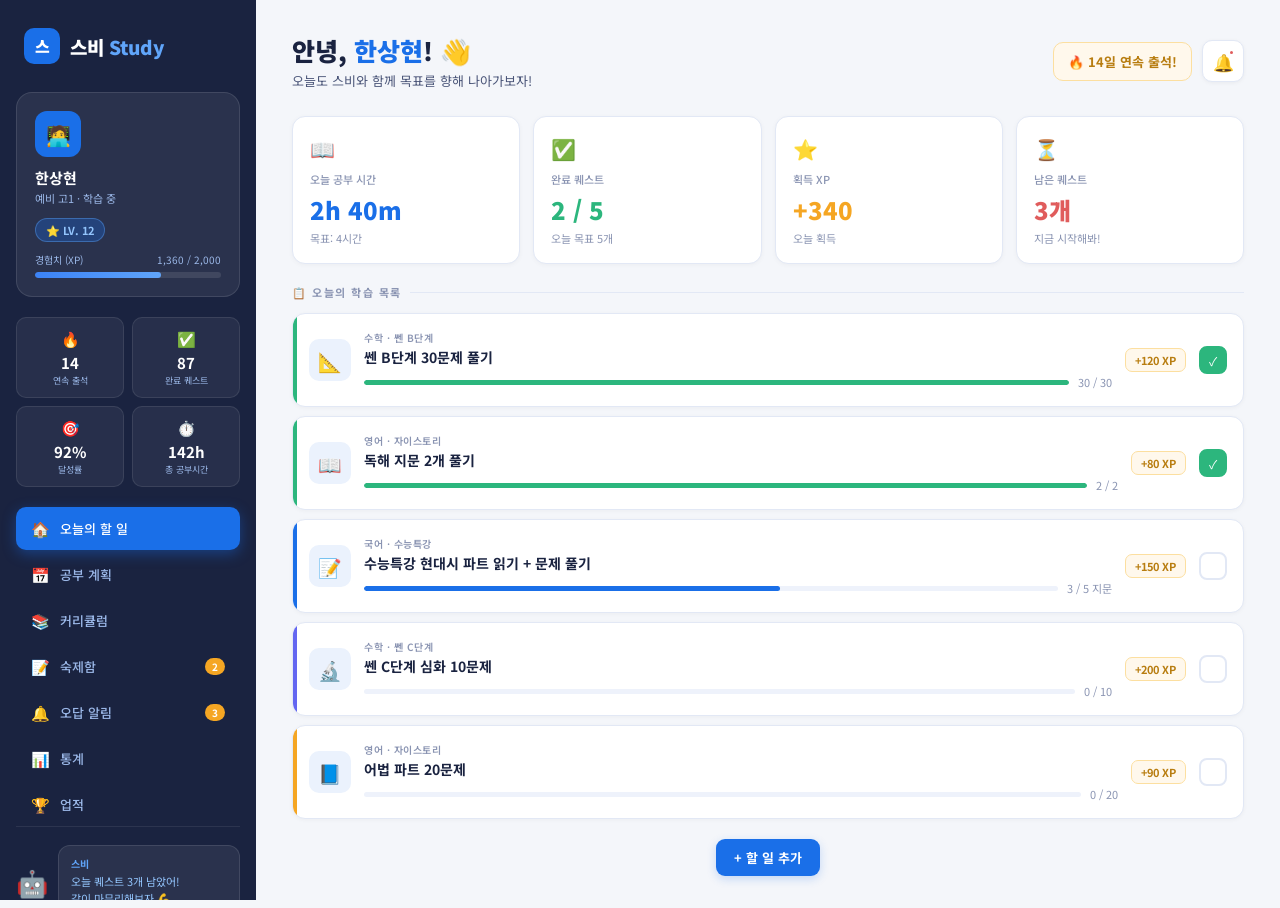
<file: 스비 예시1.html>
<!DOCTYPE html>
<html lang="ko">
<head>
<meta charset="UTF-8">
<meta name="viewport" content="width=device-width, initial-scale=1.0">
<title>스비 - 한상현</title>
<link href="https://fonts.googleapis.com/css2?family=Noto+Sans+KR:wght@300;400;500;700;900&display=swap" rel="stylesheet">
<style>
  :root {
    --bg:        #F4F6FA;
    --surface:   #FFFFFF;
    --surface2:  #EEF2FB;
    --border:    #E2E8F5;
    --accent:    #1A6FE8;
    --accent-dk: #1A2340;
    --accent-lt: #EBF2FD;
    --gold:      #F5A623;
    --green:     #2CB67D;
    --red:       #E05C5C;
    --text:      #1A2340;
    --text-sub:  #4A5578;
    --muted:     #8A94B2;
  }

  * { margin: 0; padding: 0; box-sizing: border-box; }
  body { background: var(--bg); color: var(--text); font-family: 'Noto Sans KR', sans-serif; min-height: 100vh; overflow-x: hidden; }
  .app { display: flex; min-height: 100vh; }

  /* Sidebar */
  .sidebar {
    width: 256px; background: var(--accent-dk);
    display: flex; flex-direction: column;
    padding: 28px 16px;
    position: fixed; height: 100vh; overflow-y: auto;
  }
  .logo { display: flex; align-items: center; gap: 10px; margin-bottom: 28px; padding: 0 8px; }
  .logo-mark { width: 36px; height: 36px; background: var(--accent); border-radius: 10px; display: flex; align-items: center; justify-content: center; font-size: 16px; font-weight: 900; color: white; flex-shrink: 0; }
  .logo-text { font-size: 19px; font-weight: 900; color: white; }
  .logo-text span { color: #60A5FA; }

  .player-card { background: rgba(255,255,255,0.07); border: 1px solid rgba(255,255,255,0.11); border-radius: 16px; padding: 18px; margin-bottom: 20px; }
  .player-avatar { width: 46px; height: 46px; background: var(--accent); border-radius: 12px; display: flex; align-items: center; justify-content: center; font-size: 20px; margin-bottom: 10px; }
  .player-name { font-size: 15px; font-weight: 700; color: white; margin-bottom: 2px; }
  .player-class { font-size: 11px; color: #9BB8E8; margin-bottom: 10px; }
  .level-badge { display: inline-flex; align-items: center; gap: 5px; background: rgba(26,111,232,0.3); border: 1px solid rgba(96,165,250,0.4); border-radius: 20px; padding: 3px 10px; font-size: 11px; color: #93C5FD; font-weight: 700; margin-bottom: 10px; }
  .xp-label { display: flex; justify-content: space-between; font-size: 10px; color: #9BB8E8; margin-bottom: 5px; }
  .xp-bar { height: 6px; background: rgba(255,255,255,0.1); border-radius: 3px; overflow: hidden; }
  .xp-fill { height: 100%; width: 68%; background: linear-gradient(90deg, #3B82F6, #60A5FA); border-radius: 3px; }

  .stats-grid { display: grid; grid-template-columns: 1fr 1fr; gap: 8px; margin-bottom: 20px; }
  .stat-card { background: rgba(255,255,255,0.06); border: 1px solid rgba(255,255,255,0.09); border-radius: 10px; padding: 10px 8px; text-align: center; }
  .stat-icon { font-size: 15px; margin-bottom: 3px; }
  .stat-value { font-size: 15px; font-weight: 700; color: white; }
  .stat-label { font-size: 9px; color: #9BB8E8; margin-top: 1px; }

  .nav { display: flex; flex-direction: column; gap: 3px; flex: 1; }
  .nav-item { display: flex; align-items: center; gap: 10px; padding: 10px 14px; border-radius: 10px; cursor: pointer; transition: all 0.18s; font-size: 13px; font-weight: 500; color: #9BB8E8; border: 1px solid transparent; }
  .nav-item:hover { background: rgba(255,255,255,0.07); color: white; }
  .nav-item.active { background: var(--accent); color: white; box-shadow: 0 4px 14px rgba(26,111,232,0.4); }
  .nav-icon { font-size: 15px; }
  .nav-badge { margin-left: auto; background: var(--gold); color: white; font-size: 10px; padding: 1px 7px; border-radius: 10px; font-weight: 700; }

  .mascot-area { margin-top: auto; padding-top: 18px; border-top: 1px solid rgba(255,255,255,0.08); display: flex; align-items: center; gap: 10px; }
  .mascot-bubble { background: rgba(255,255,255,0.07); border: 1px solid rgba(255,255,255,0.11); border-radius: 12px; padding: 10px 12px; flex: 1; }
  .mascot-name { font-size: 10px; color: #60A5FA; font-weight: 700; margin-bottom: 2px; }
  .mascot-msg { font-size: 11px; color: #93C5FD; line-height: 1.5; }

  /* Main */
  .main { margin-left: 256px; flex: 1; padding: 32px 36px; }

  .header { display: flex; align-items: center; justify-content: space-between; margin-bottom: 26px; }
  .greeting h1 { font-size: 25px; font-weight: 900; margin-bottom: 3px; }
  .greeting h1 span { color: var(--accent); }
  .greeting p { color: var(--text-sub); font-size: 13px; }
  .header-actions { display: flex; gap: 10px; align-items: center; }
  .streak-badge { display: flex; align-items: center; gap: 7px; background: #FFF8EC; border: 1px solid #FCDFA0; border-radius: 10px; padding: 9px 14px; font-size: 13px; font-weight: 700; color: #B87D10; }
  .notification-btn { width: 42px; height: 42px; background: white; border: 1px solid var(--border); border-radius: 10px; display: flex; align-items: center; justify-content: center; cursor: pointer; font-size: 17px; position: relative; transition: all 0.18s; box-shadow: 0 1px 4px rgba(0,0,0,0.05); }
  .notification-btn:hover { border-color: var(--accent); }
  .notif-dot { position: absolute; top: 8px; right: 8px; width: 7px; height: 7px; background: var(--red); border-radius: 50%; border: 2px solid white; }

  .section-title { font-size: 11px; font-weight: 700; color: var(--muted); text-transform: uppercase; letter-spacing: 1.5px; margin-bottom: 13px; display: flex; align-items: center; gap: 8px; }
  .section-title::after { content: ''; flex: 1; height: 1px; background: var(--border); }

  .grid-2 { display: grid; grid-template-columns: 1fr 1fr; gap: 16px; margin-bottom: 20px; }
  .grid-3 { display: grid; grid-template-columns: 1fr 1fr 1fr; gap: 16px; margin-bottom: 20px; }

  .card { background: white; border: 1px solid var(--border); border-radius: 14px; padding: 20px; box-shadow: 0 1px 5px rgba(0,0,0,0.04); animation: fadeInUp 0.3s ease both; }
  .card-title { font-size: 11px; font-weight: 700; color: var(--muted); text-transform: uppercase; letter-spacing: 1px; margin-bottom: 14px; }

  .summary-cards { display: grid; grid-template-columns: repeat(4, 1fr); gap: 13px; margin-bottom: 20px; }
  .summary-card { background: white; border: 1px solid var(--border); border-radius: 13px; padding: 17px; box-shadow: 0 1px 5px rgba(0,0,0,0.04); transition: all 0.18s; animation: fadeInUp 0.3s ease both; }
  .summary-card:hover { border-color: var(--accent); transform: translateY(-2px); box-shadow: 0 5px 18px rgba(26,111,232,0.1); }
  .summary-icon { font-size: 20px; margin-bottom: 8px; }
  .summary-label { font-size: 11px; color: var(--muted); font-weight: 500; margin-bottom: 5px; }
  .summary-value { font-size: 24px; font-weight: 900; margin-bottom: 3px; }
  .summary-sub { font-size: 11px; color: var(--muted); }

  .quest-list { display: flex; flex-direction: column; gap: 9px; margin-bottom: 20px; }
  .quest-card { background: white; border: 1px solid var(--border); border-radius: 13px; padding: 16px; display: flex; align-items: center; gap: 13px; cursor: pointer; transition: all 0.2s; position: relative; overflow: hidden; box-shadow: 0 1px 4px rgba(0,0,0,0.04); animation: fadeInUp 0.3s ease both; }
  .quest-card::before { content: ''; position: absolute; left: 0; top: 0; bottom: 0; width: 4px; background: var(--quest-color, var(--accent)); border-radius: 4px 0 0 4px; }
  .quest-card:hover { border-color: var(--quest-color, var(--accent)); transform: translateX(3px); box-shadow: 0 3px 14px rgba(26,111,232,0.08); }
  .quest-card.completed { opacity: 0.5; }
  .quest-card.completed .quest-progress-fill { background: var(--green) !important; }

  .quest-icon { width: 42px; height: 42px; border-radius: 10px; display: flex; align-items: center; justify-content: center; font-size: 19px; flex-shrink: 0; background: var(--accent-lt); }
  .quest-info { flex: 1; }
  .quest-subject { font-size: 10px; color: var(--muted); font-weight: 600; margin-bottom: 2px; text-transform: uppercase; letter-spacing: 0.5px; }
  .quest-title { font-size: 14px; font-weight: 700; margin-bottom: 7px; color: var(--text); }
  .quest-progress-wrap { display: flex; align-items: center; gap: 9px; }
  .quest-progress-bar { flex: 1; height: 5px; background: var(--surface2); border-radius: 3px; overflow: hidden; }
  .quest-progress-fill { height: 100%; background: var(--quest-color, var(--accent)); border-radius: 3px; transition: width 0.5s ease; }
  .quest-progress-text { font-size: 11px; color: var(--muted); white-space: nowrap; }
  .quest-xp { background: #FFF8EC; border: 1px solid #FCDFA0; border-radius: 7px; padding: 3px 9px; font-size: 11px; font-weight: 700; color: #B87D10; flex-shrink: 0; }
  .quest-check { width: 28px; height: 28px; border-radius: 8px; border: 2px solid var(--border); display: flex; align-items: center; justify-content: center; flex-shrink: 0; transition: all 0.2s; color: white; font-size: 12px; }
  .quest-card.completed .quest-check { background: var(--green); border-color: var(--green); }

  .btn { padding: 9px 18px; border-radius: 9px; border: none; cursor: pointer; font-family: 'Noto Sans KR', sans-serif; font-weight: 700; font-size: 13px; transition: all 0.18s; }
  .btn-primary { background: var(--accent); color: white; box-shadow: 0 3px 10px rgba(26,111,232,0.22); }
  .btn-primary:hover { background: #1560D4; transform: translateY(-1px); }
  .btn-outline { background: white; border: 1px solid var(--border); color: var(--text-sub); }
  .btn-outline:hover { border-color: var(--accent); color: var(--accent); }

  .tab-content { display: none; }
  .tab-content.active { display: block; }

  .week-chart { display: flex; align-items: flex-end; gap: 8px; height: 100px; }
  .bar-wrap { flex: 1; display: flex; flex-direction: column; align-items: center; gap: 5px; }
  .bar { width: 100%; background: var(--surface2); border-radius: 5px 5px 0 0; position: relative; overflow: hidden; }
  .bar-fill { position: absolute; bottom: 0; left: 0; right: 0; border-radius: 5px 5px 0 0; }
  .bar-fill.today { background: var(--accent); }
  .bar-fill.done { background: #BFDBFE; }
  .bar-day { font-size: 11px; color: var(--muted); }
  .bar-val { font-size: 11px; color: var(--accent); font-weight: 700; }

  .subject-rows { display: flex; flex-direction: column; gap: 14px; }
  .subject-row { display: flex; align-items: center; gap: 10px; }
  .subject-emoji { font-size: 18px; width: 26px; text-align: center; }
  .subject-info { flex: 1; }
  .subject-name { font-size: 13px; font-weight: 600; margin-bottom: 4px; }
  .subject-bar { height: 7px; background: var(--surface2); border-radius: 4px; overflow: hidden; }
  .subject-bar-fill { height: 100%; border-radius: 4px; transition: width 0.8s ease; }
  .subject-pct { font-size: 12px; font-weight: 700; min-width: 34px; text-align: right; }

  .achievement-grid { display: grid; grid-template-columns: repeat(4, 1fr); gap: 10px; }
  .achievement { background: white; border: 1px solid var(--border); border-radius: 12px; padding: 14px; text-align: center; transition: all 0.18s; box-shadow: 0 1px 4px rgba(0,0,0,0.04); }
  .achievement:hover { border-color: var(--gold); transform: translateY(-2px); box-shadow: 0 4px 12px rgba(245,166,35,0.12); }
  .achievement.locked { opacity: 0.3; filter: grayscale(1); }
  .achievement-icon { font-size: 24px; margin-bottom: 6px; }
  .achievement-name { font-size: 11px; font-weight: 700; margin-bottom: 2px; }
  .achievement-desc { font-size: 10px; color: var(--muted); }

  .curriculum-card { background: white; border: 1px solid var(--border); border-radius: 13px; padding: 17px; margin-bottom: 10px; cursor: pointer; transition: all 0.18s; box-shadow: 0 1px 4px rgba(0,0,0,0.04); animation: fadeInUp 0.3s ease both; }
  .curriculum-card:hover { border-color: var(--accent); transform: translateY(-2px); box-shadow: 0 5px 18px rgba(26,111,232,0.08); }
  .curriculum-card.recommended { border-color: var(--accent); border-width: 1.5px; background: #FAFCFF; }
  .curriculum-header { display: flex; align-items: center; gap: 8px; margin-bottom: 7px; }
  .curriculum-tag { font-size: 10px; padding: 3px 9px; border-radius: 20px; font-weight: 700; }
  .tag-recommend { background: var(--accent-lt); color: var(--accent); border: 1px solid #BFDBFE; }
  .tag-duration { background: #FFF8EC; color: #B87D10; border: 1px solid #FCDFA0; }
  .curriculum-title { font-size: 14px; font-weight: 700; margin-bottom: 5px; }
  .curriculum-books { font-size: 12px; color: var(--text-sub); }

  .homework-card { background: white; border: 1px solid var(--border); border-radius: 12px; padding: 14px; display: flex; align-items: center; gap: 12px; margin-bottom: 9px; transition: all 0.18s; box-shadow: 0 1px 4px rgba(0,0,0,0.04); animation: fadeInUp 0.3s ease both; }
  .homework-card:hover { border-color: var(--accent); }
  .hw-from { font-size: 10px; color: var(--accent); font-weight: 700; margin-bottom: 2px; }
  .hw-title { font-size: 13px; font-weight: 600; margin-bottom: 3px; }
  .hw-deadline { font-size: 11px; color: var(--red); }
  .hw-status { margin-left: auto; font-size: 10px; padding: 3px 10px; border-radius: 20px; font-weight: 700; flex-shrink: 0; }
  .hw-pending { background: #FFF8EC; color: #B87D10; border: 1px solid #FCDFA0; }
  .hw-done { background: #ECFDF5; color: #065F46; border: 1px solid #A7F3D0; }

  .reminder-banner { background: #FFFBF0; border: 1px solid #FCDFA0; border-radius: 11px; padding: 12px 16px; display: flex; align-items: center; gap: 10px; margin-bottom: 18px; font-size: 13px; color: var(--text-sub); }
  .reminder-banner strong { color: var(--accent); }

  .forgetting-curve { background: white; border: 1px solid #FCA5A5; border-radius: 12px; padding: 13px; margin-bottom: 9px; display: flex; align-items: center; gap: 12px; box-shadow: 0 1px 4px rgba(0,0,0,0.04); animation: fadeInUp 0.3s ease both; }
  .fc-icon { font-size: 24px; }
  .fc-title { font-size: 13px; font-weight: 700; margin-bottom: 2px; }
  .fc-desc { font-size: 11px; color: var(--text-sub); }
  .fc-action { margin-left: auto; background: #FEF2F2; color: var(--red); border: 1px solid #FCA5A5; border-radius: 8px; padding: 5px 12px; font-size: 11px; font-weight: 700; cursor: pointer; flex-shrink: 0; transition: all 0.18s; }
  .fc-action:hover { background: var(--red); color: white; }

  ::-webkit-scrollbar { width: 5px; }
  ::-webkit-scrollbar-track { background: transparent; }
  ::-webkit-scrollbar-thumb { background: var(--border); border-radius: 3px; }

  @keyframes fadeInUp { from { opacity: 0; transform: translateY(12px); } to { opacity: 1; transform: translateY(0); } }
</style>
</head>
<body>
<div class="app">

  <aside class="sidebar">
    <div class="logo">
      <div class="logo-mark">스</div>
      <div class="logo-text">스비 <span>Study</span></div>
    </div>

    <div class="player-card">
      <div class="player-avatar">🧑‍💻</div>
      <div class="player-name">한상현</div>
      <div class="player-class">예비 고1 · 학습 중</div>
      <div class="level-badge">⭐ LV. 12</div>
      <div class="xp-label"><span>경험치 (XP)</span><span>1,360 / 2,000</span></div>
      <div class="xp-bar"><div class="xp-fill"></div></div>
    </div>

    <div class="stats-grid">
      <div class="stat-card"><div class="stat-icon">🔥</div><div class="stat-value">14</div><div class="stat-label">연속 출석</div></div>
      <div class="stat-card"><div class="stat-icon">✅</div><div class="stat-value">87</div><div class="stat-label">완료 퀘스트</div></div>
      <div class="stat-card"><div class="stat-icon">🎯</div><div class="stat-value">92%</div><div class="stat-label">달성률</div></div>
      <div class="stat-card"><div class="stat-icon">⏱️</div><div class="stat-value">142h</div><div class="stat-label">총 공부시간</div></div>
    </div>

    <nav class="nav">
      <div class="nav-item active" onclick="showTab('dashboard')"><span class="nav-icon">🏠</span> 오늘의 할 일</div>
      <div class="nav-item" onclick="showTab('plan')"><span class="nav-icon">📅</span> 공부 계획</div>
      <div class="nav-item" onclick="showTab('curriculum')"><span class="nav-icon">📚</span> 커리큘럼</div>
      <div class="nav-item" onclick="showTab('homework')"><span class="nav-icon">📝</span> 숙제함<span class="nav-badge">2</span></div>
      <div class="nav-item" onclick="showTab('alarm')"><span class="nav-icon">🔔</span> 오답 알림<span class="nav-badge">3</span></div>
      <div class="nav-item" onclick="showTab('stats')"><span class="nav-icon">📊</span> 통계</div>
      <div class="nav-item" onclick="showTab('achievements')"><span class="nav-icon">🏆</span> 업적</div>
    </nav>

    <div class="mascot-area">
      <div style="font-size:26px;">🤖</div>
      <div class="mascot-bubble">
        <div class="mascot-name">스비</div>
        <div class="mascot-msg">오늘 퀘스트 3개 남았어!<br>같이 마무리해보자 💪</div>
      </div>
    </div>
  </aside>

  <main class="main">

    <!-- DASHBOARD -->
    <div class="tab-content active" id="tab-dashboard">
      <div class="header">
        <div class="greeting">
          <h1>안녕, <span>한상현</span>! 👋</h1>
          <p>오늘도 스비와 함께 목표를 향해 나아가보자!</p>
        </div>
        <div class="header-actions">
          <div class="streak-badge">🔥 14일 연속 출석!</div>
          <div class="notification-btn">🔔<div class="notif-dot"></div></div>
        </div>
      </div>

      <div class="summary-cards">
        <div class="summary-card"><div class="summary-icon">📖</div><div class="summary-label">오늘 공부 시간</div><div class="summary-value" style="color:var(--accent)">2h 40m</div><div class="summary-sub">목표: 4시간</div></div>
        <div class="summary-card"><div class="summary-icon">✅</div><div class="summary-label">완료 퀘스트</div><div class="summary-value" style="color:var(--green)">2 / 5</div><div class="summary-sub">오늘 목표 5개</div></div>
        <div class="summary-card"><div class="summary-icon">⭐</div><div class="summary-label">획득 XP</div><div class="summary-value" style="color:var(--gold)">+340</div><div class="summary-sub">오늘 획득</div></div>
        <div class="summary-card"><div class="summary-icon">⏳</div><div class="summary-label">남은 퀘스트</div><div class="summary-value" style="color:var(--red)">3개</div><div class="summary-sub">지금 시작해봐!</div></div>
      </div>

      <div class="section-title">📋 오늘의 학습 목록</div>
      <div class="quest-list">
        <div class="quest-card completed" style="--quest-color:#2CB67D" onclick="toggleQuest(this)">
          <div class="quest-icon">📐</div>
          <div class="quest-info">
            <div class="quest-subject">수학 · 쎈 B단계</div>
            <div class="quest-title">쎈 B단계 30문제 풀기</div>
            <div class="quest-progress-wrap"><div class="quest-progress-bar"><div class="quest-progress-fill" style="width:100%"></div></div><div class="quest-progress-text">30 / 30</div></div>
          </div>
          <div class="quest-xp">+120 XP</div>
          <div class="quest-check">✓</div>
        </div>
        <div class="quest-card completed" style="--quest-color:#2CB67D" onclick="toggleQuest(this)">
          <div class="quest-icon">📖</div>
          <div class="quest-info">
            <div class="quest-subject">영어 · 자이스토리</div>
            <div class="quest-title">독해 지문 2개 풀기</div>
            <div class="quest-progress-wrap"><div class="quest-progress-bar"><div class="quest-progress-fill" style="width:100%"></div></div><div class="quest-progress-text">2 / 2</div></div>
          </div>
          <div class="quest-xp">+80 XP</div>
          <div class="quest-check">✓</div>
        </div>
        <div class="quest-card" style="--quest-color:#1A6FE8" onclick="toggleQuest(this)">
          <div class="quest-icon">📝</div>
          <div class="quest-info">
            <div class="quest-subject">국어 · 수능특강</div>
            <div class="quest-title">수능특강 현대시 파트 읽기 + 문제 풀기</div>
            <div class="quest-progress-wrap"><div class="quest-progress-bar"><div class="quest-progress-fill" style="width:60%"></div></div><div class="quest-progress-text">3 / 5 지문</div></div>
          </div>
          <div class="quest-xp">+150 XP</div>
          <div class="quest-check"></div>
        </div>
        <div class="quest-card" style="--quest-color:#6366F1" onclick="toggleQuest(this)">
          <div class="quest-icon">🔬</div>
          <div class="quest-info">
            <div class="quest-subject">수학 · 쎈 C단계</div>
            <div class="quest-title">쎈 C단계 심화 10문제</div>
            <div class="quest-progress-wrap"><div class="quest-progress-bar"><div class="quest-progress-fill" style="width:0%"></div></div><div class="quest-progress-text">0 / 10</div></div>
          </div>
          <div class="quest-xp">+200 XP</div>
          <div class="quest-check"></div>
        </div>
        <div class="quest-card" style="--quest-color:#F5A623" onclick="toggleQuest(this)">
          <div class="quest-icon">📘</div>
          <div class="quest-info">
            <div class="quest-subject">영어 · 자이스토리</div>
            <div class="quest-title">어법 파트 20문제</div>
            <div class="quest-progress-wrap"><div class="quest-progress-bar"><div class="quest-progress-fill" style="width:0%"></div></div><div class="quest-progress-text">0 / 20</div></div>
          </div>
          <div class="quest-xp">+90 XP</div>
          <div class="quest-check"></div>
        </div>
      </div>
      <div style="text-align:center;"><button class="btn btn-primary" onclick="addQuest()">+ 할 일 추가</button></div>
    </div>

    <!-- PLAN -->
    <div class="tab-content" id="tab-plan">
      <div class="header">
        <div class="greeting"><h1>📅 <span>공부 계획</span></h1><p>장기 목표를 입력하면 하루 계획을 자동으로 생성해줄게!</p></div>
        <button class="btn btn-primary">+ 목표 추가</button>
      </div>
      <div class="section-title">🎯 장기 목표</div>
      <div class="grid-2">
        <div class="card">
          <div style="display:flex; align-items:center; gap:12px; margin-bottom:14px;">
            <div style="font-size:28px;">🏫</div>
            <div><div style="font-size:14px; font-weight:700; margin-bottom:2px;">고1 국영수 개념 선행</div><div style="font-size:12px; color:var(--accent); font-weight:600;">진행중 · D-47일</div></div>
            <div style="margin-left:auto; background:var(--accent-lt); border:1px solid #BFDBFE; border-radius:8px; padding:5px 11px; font-size:13px; color:var(--accent); font-weight:700;">34%</div>
          </div>
          <div style="height:7px; background:var(--surface2); border-radius:4px; overflow:hidden; margin-bottom:12px;"><div style="height:100%; width:34%; background:var(--accent); border-radius:4px;"></div></div>
          <div style="display:flex; gap:6px; flex-wrap:wrap;">
            <span style="font-size:11px; background:var(--surface2); padding:3px 9px; border-radius:20px; border:1px solid var(--border); color:var(--text-sub);">📚 수능특강</span>
            <span style="font-size:11px; background:var(--surface2); padding:3px 9px; border-radius:20px; border:1px solid var(--border); color:var(--text-sub);">📖 자이스토리</span>
            <span style="font-size:11px; background:var(--surface2); padding:3px 9px; border-radius:20px; border:1px solid var(--border); color:var(--text-sub);">📐 쎈</span>
          </div>
        </div>
        <div class="card" style="border-style:dashed; display:flex; align-items:center; justify-content:center; cursor:pointer; background:var(--bg);" onmouseover="this.style.borderColor='var(--accent)'" onmouseout="this.style.borderColor='var(--border)'">
          <div style="text-align:center; color:var(--muted);"><div style="font-size:30px; margin-bottom:8px;">➕</div><div style="font-size:13px; font-weight:600;">새 목표 추가하기</div><div style="font-size:11px; margin-top:4px;">목표 입력 → 계획 자동 생성</div></div>
        </div>
      </div>
      <div class="section-title">📆 이번 주 계획</div>
      <div class="card">
        <div style="display:grid; grid-template-columns:repeat(7,1fr); gap:8px; text-align:center;">
          <div style="font-size:11px;color:var(--muted);padding-bottom:8px;border-bottom:1px solid var(--border);">월</div>
          <div style="font-size:11px;color:var(--muted);padding-bottom:8px;border-bottom:1px solid var(--border);">화</div>
          <div style="font-size:11px;color:var(--muted);padding-bottom:8px;border-bottom:1px solid var(--border);">수</div>
          <div style="font-size:11px;color:var(--muted);padding-bottom:8px;border-bottom:1px solid var(--border);">목</div>
          <div style="font-size:11px;color:var(--accent);font-weight:700;padding-bottom:8px;border-bottom:2px solid var(--accent);">금 (오늘)</div>
          <div style="font-size:11px;color:var(--muted);padding-bottom:8px;border-bottom:1px solid var(--border);">토</div>
          <div style="font-size:11px;color:var(--muted);padding-bottom:8px;border-bottom:1px solid var(--border);">일</div>
          <div style="padding:8px 4px;"><div style="background:#DCFCE7;color:#166534;border-radius:5px;padding:4px;font-size:10px;margin-bottom:4px;">수학 ✓</div><div style="background:#DCFCE7;color:#166534;border-radius:5px;padding:4px;font-size:10px;">영어 ✓</div></div>
          <div style="padding:8px 4px;"><div style="background:#DCFCE7;color:#166534;border-radius:5px;padding:4px;font-size:10px;margin-bottom:4px;">국어 ✓</div><div style="background:#DCFCE7;color:#166534;border-radius:5px;padding:4px;font-size:10px;">수학 ✓</div></div>
          <div style="padding:8px 4px;"><div style="background:#DCFCE7;color:#166534;border-radius:5px;padding:4px;font-size:10px;margin-bottom:4px;">영어 ✓</div><div style="background:#FEE2E2;color:#991B1B;border-radius:5px;padding:4px;font-size:10px;">수학 ✗</div></div>
          <div style="padding:8px 4px;"><div style="background:#DCFCE7;color:#166534;border-radius:5px;padding:4px;font-size:10px;margin-bottom:4px;">국어 ✓</div><div style="background:#DCFCE7;color:#166534;border-radius:5px;padding:4px;font-size:10px;">영어 ✓</div></div>
          <div style="padding:8px 4px;border:1.5px solid var(--accent);border-radius:8px;"><div style="background:var(--accent-lt);color:var(--accent);border-radius:5px;padding:4px;font-size:10px;margin-bottom:4px;">국어 진행중</div><div style="background:#EEF2FF;color:#4338CA;border-radius:5px;padding:4px;font-size:10px;">수학 남음</div></div>
          <div style="padding:8px 4px;opacity:0.35;"><div style="background:var(--surface2);border-radius:5px;padding:4px;font-size:10px;margin-bottom:4px;">수학</div><div style="background:var(--surface2);border-radius:5px;padding:4px;font-size:10px;">영어</div></div>
          <div style="padding:8px 4px;opacity:0.35;"><div style="background:var(--surface2);border-radius:5px;padding:4px;font-size:10px;">복습일</div></div>
        </div>
      </div>
    </div>

    <!-- CURRICULUM -->
    <div class="tab-content" id="tab-curriculum">
      <div class="header">
        <div class="greeting"><h1>📚 <span>커리큘럼</span></h1><p>나에게 맞는 커리큘럼을 선택하고 자동으로 계획을 생성해봐!</p></div>
        <button class="btn btn-outline">🧪 성향 테스트 다시 하기</button>
      </div>
      <div class="reminder-banner"><span>🤖</span><div>AI 분석 결과: 한상현 학생은 <strong>수학 중상위 · 영어 상위 · 국어 중위</strong> 수준입니다. 아래 추천 커리큘럼을 확인해보세요!</div></div>
      <div class="section-title">⭐ AI 추천 커리큘럼</div>
      <div class="curriculum-card recommended" onclick="selectCurriculum(this)">
        <div class="curriculum-header"><span class="curriculum-tag tag-recommend">✨ 추천!</span><span class="curriculum-tag tag-duration">⏱ 30일 코스</span></div>
        <div class="curriculum-title">🥇 고1 국영수 개념 선행 <span style="font-size:12px;color:var(--accent);font-weight:600;">(현재 진행중)</span></div>
        <div class="curriculum-books">📐 수학: 쎈 B·C단계 &nbsp;|&nbsp; 📖 영어: 자이스토리 독해 &nbsp;|&nbsp; 📝 국어: 수능특강</div>
      </div>
      <div class="curriculum-card">
        <div class="curriculum-header"><span class="curriculum-tag tag-duration">⏱ 2달 코스</span></div>
        <div class="curriculum-title">🥈 고1 국영수 응용 문제풀이 선행</div>
        <div class="curriculum-books">📐 수학: RPM · 일품 &nbsp;|&nbsp; 📖 영어: 능률 문법 &nbsp;|&nbsp; 📝 국어: 화법과 작문</div>
      </div>
      <div class="curriculum-card">
        <div class="curriculum-header"><span class="curriculum-tag tag-duration">⏱ 6달 코스</span></div>
        <div class="curriculum-title">🥉 고1 국영수 심화 선행</div>
        <div class="curriculum-books">📐 수학: 블랙라벨 &nbsp;|&nbsp; 📖 영어: 영어독해 완성 &nbsp;|&nbsp; 📝 국어: 문학 심화</div>
      </div>
      <div class="section-title" style="margin-top:22px;">🏆 우수 커리큘럼</div>
      <div class="grid-3">
        <div class="card" style="cursor:pointer;" onmouseover="this.style.borderColor='var(--gold)'" onmouseout="this.style.borderColor='var(--border)'">
          <div style="font-size:20px;margin-bottom:8px;">🏫</div><div style="font-size:13px;font-weight:700;margin-bottom:4px;">자사고 합격생 커리큘럼</div>
          <div style="font-size:11px;color:var(--muted);margin-bottom:10px;">하나고·민사고·외고 입학생의 실제 공부법</div>
          <div style="font-size:11px;color:var(--gold);font-weight:600;">👤 2,341명 사용중</div>
        </div>
        <div class="card" style="cursor:pointer;" onmouseover="this.style.borderColor='var(--gold)'" onmouseout="this.style.borderColor='var(--border)'">
          <div style="font-size:20px;margin-bottom:8px;">🩺</div><div style="font-size:13px;font-weight:700;margin-bottom:4px;">의대 입학생 커리큘럼</div>
          <div style="font-size:11px;color:var(--muted);margin-bottom:10px;">실제 의대 입학생들의 공부 루틴 공개</div>
          <div style="font-size:11px;color:var(--gold);font-weight:600;">👤 1,872명 사용중</div>
        </div>
        <div class="card" style="cursor:pointer;" onmouseover="this.style.borderColor='var(--gold)'" onmouseout="this.style.borderColor='var(--border)'">
          <div style="font-size:20px;margin-bottom:8px;">👑</div><div style="font-size:13px;font-weight:700;margin-bottom:4px;">1타 강사 추천 커리큘럼</div>
          <div style="font-size:11px;color:var(--muted);margin-bottom:10px;">현우진·이지영 강사 공식 커리큘럼</div>
          <div style="font-size:11px;color:var(--gold);font-weight:600;">👤 5,120명 사용중</div>
        </div>
      </div>
    </div>

    <!-- HOMEWORK -->
    <div class="tab-content" id="tab-homework">
      <div class="header"><div class="greeting"><h1>📝 <span>숙제함</span></h1><p>선생님이 내준 숙제를 완료하고 스비한테 보고해봐!</p></div></div>
      <div class="section-title">⚠️ 미완료 숙제</div>
      <div class="homework-card"><div style="font-size:24px;">📐</div><div><div class="hw-from">👩‍🏫 김수학 선생님</div><div class="hw-title">쎈 C단계 10~20번 풀고 인증샷 제출</div><div class="hw-deadline">⏰ 내일까지 (D-1)</div></div><div class="hw-status hw-pending">미완료</div></div>
      <div class="homework-card"><div style="font-size:24px;">📖</div><div><div class="hw-from">👨‍🏫 박영어 선생님</div><div class="hw-title">자이스토리 독해 5~8지문 어법 분석 정리</div><div class="hw-deadline">⏰ 이번주 일요일까지 (D-3)</div></div><div class="hw-status hw-pending">미완료</div></div>
      <div class="section-title" style="margin-top:22px;">✅ 완료된 숙제</div>
      <div class="homework-card" style="opacity:0.5;"><div style="font-size:24px;">📝</div><div><div class="hw-from">👩‍🏫 김수학 선생님</div><div class="hw-title">수능특강 현대소설 지문 3개 분석</div><div class="hw-deadline" style="color:var(--green);">✅ 어제 완료</div></div><div class="hw-status hw-done">완료</div></div>
      <div class="homework-card" style="opacity:0.5;"><div style="font-size:24px;">📐</div><div><div class="hw-from">👩‍🏫 김수학 선생님</div><div class="hw-title">쎈 B단계 1~30번 전체</div><div class="hw-deadline" style="color:var(--green);">✅ 3일 전 완료</div></div><div class="hw-status hw-done">완료</div></div>
    </div>

    <!-- ALARM -->
    <div class="tab-content" id="tab-alarm">
      <div class="header"><div class="greeting"><h1>🔔 <span>오답 알림</span></h1><p>망각곡선 기반으로 복습할 시간을 알려줄게!</p></div></div>
      <div class="reminder-banner"><span>🧠</span><div>에빙하우스 망각곡선: 학습 후 <strong>24시간 내 복습</strong>하면 기억 유지율이 70%↑ 올라가요!</div></div>
      <div class="section-title">🚨 지금 바로 복습해야 해!</div>
      <div class="forgetting-curve"><div class="fc-icon">🔴</div><div><div class="fc-title">쎈 B단계 11~15번 오답 복습</div><div class="fc-desc">3일 전 학습 · 기억 유지율 42% · 지금 복습하면 85%로 회복!</div></div><button class="fc-action">지금 복습</button></div>
      <div class="forgetting-curve" style="border-color:#FCD34D;"><div class="fc-icon">🟠</div><div><div class="fc-title">자이스토리 독해 오답 2문제</div><div class="fc-desc">2일 전 학습 · 기억 유지율 55% · 내일까지 복습 권장!</div></div><button class="fc-action" style="background:#FFFBEB;color:#B45309;border-color:#FCD34D;">복습하기</button></div>
      <div class="forgetting-curve" style="border-color:#A7F3D0;"><div class="fc-icon">🟡</div><div><div class="fc-title">수능특강 현대시 개념 정리 복습</div><div class="fc-desc">어제 학습 · 기억 유지율 68% · 오늘 안에 복습 권장</div></div><button class="fc-action" style="background:#ECFDF5;color:#065F46;border-color:#A7F3D0;">복습하기</button></div>
      <div class="section-title" style="margin-top:22px;">📈 망각곡선</div>
      <div class="card">
        <div style="display:flex;align-items:flex-end;gap:4px;height:100px;padding:8px 0;">
          <div style="flex:1;display:flex;flex-direction:column;align-items:center;gap:4px;"><div style="flex:1;width:100%;background:var(--surface2);border-radius:4px;position:relative;overflow:hidden;"><div style="position:absolute;bottom:0;left:0;right:0;height:95%;background:var(--green);border-radius:4px;opacity:0.7;"></div></div><div style="font-size:9px;color:var(--muted);">직후</div><div style="font-size:10px;color:var(--green);font-weight:700;">95%</div></div>
          <div style="flex:1;display:flex;flex-direction:column;align-items:center;gap:4px;"><div style="flex:1;width:100%;background:var(--surface2);border-radius:4px;position:relative;overflow:hidden;"><div style="position:absolute;bottom:0;left:0;right:0;height:58%;background:#60A5FA;border-radius:4px;"></div></div><div style="font-size:9px;color:var(--muted);">1시간</div><div style="font-size:10px;color:#60A5FA;font-weight:700;">58%</div></div>
          <div style="flex:1;display:flex;flex-direction:column;align-items:center;gap:4px;"><div style="flex:1;width:100%;background:var(--surface2);border-radius:4px;position:relative;overflow:hidden;"><div style="position:absolute;bottom:0;left:0;right:0;height:44%;background:#FBBF24;border-radius:4px;"></div></div><div style="font-size:9px;color:var(--muted);">1일</div><div style="font-size:10px;color:#FBBF24;font-weight:700;">44%</div></div>
          <div style="flex:1;display:flex;flex-direction:column;align-items:center;gap:4px;"><div style="flex:1;width:100%;background:var(--surface2);border-radius:4px;position:relative;overflow:hidden;"><div style="position:absolute;bottom:0;left:0;right:0;height:36%;background:#F87171;border-radius:4px;"></div></div><div style="font-size:9px;color:var(--muted);">1주</div><div style="font-size:10px;color:#F87171;font-weight:700;">36%</div></div>
          <div style="flex:1;display:flex;flex-direction:column;align-items:center;gap:4px;"><div style="flex:1;width:100%;background:var(--surface2);border-radius:4px;position:relative;overflow:hidden;"><div style="position:absolute;bottom:0;left:0;right:0;height:21%;background:var(--red);border-radius:4px;"></div></div><div style="font-size:9px;color:var(--muted);">1달</div><div style="font-size:10px;color:var(--red);font-weight:700;">21%</div></div>
        </div>
        <div style="font-size:11px;color:var(--muted);margin-top:8px;text-align:center;">복습 없이 시간이 지날수록 기억은 빠르게 사라져요. 스비가 딱 맞는 타이밍에 알려줄게요! 🤖</div>
      </div>
    </div>

    <!-- STATS -->
    <div class="tab-content" id="tab-stats">
      <div class="header"><div class="greeting"><h1>📊 <span>학습 통계</span></h1><p>내 공부 패턴을 한눈에 확인해봐!</p></div></div>
      <div class="grid-2">
        <div class="card">
          <div class="card-title">이번주 일별 공부시간</div>
          <div class="week-chart">
            <div class="bar-wrap"><div class="bar-val">3h</div><div class="bar" style="height:70px;"><div class="bar-fill done" style="height:85%;"></div></div><div class="bar-day">월</div></div>
            <div class="bar-wrap"><div class="bar-val">4h</div><div class="bar" style="height:70px;"><div class="bar-fill done" style="height:100%;"></div></div><div class="bar-day">화</div></div>
            <div class="bar-wrap"><div class="bar-val">2.5h</div><div class="bar" style="height:70px;"><div class="bar-fill done" style="height:62%;"></div></div><div class="bar-day">수</div></div>
            <div class="bar-wrap"><div class="bar-val">3.5h</div><div class="bar" style="height:70px;"><div class="bar-fill done" style="height:87%;"></div></div><div class="bar-day">목</div></div>
            <div class="bar-wrap"><div class="bar-val" style="color:var(--accent);">2.7h</div><div class="bar" style="height:70px;"><div class="bar-fill today" style="height:67%;"></div></div><div class="bar-day" style="color:var(--accent);font-weight:700;">오늘</div></div>
            <div class="bar-wrap" style="opacity:0.3;"><div class="bar-val">-</div><div class="bar" style="height:70px;"></div><div class="bar-day">토</div></div>
            <div class="bar-wrap" style="opacity:0.3;"><div class="bar-val">-</div><div class="bar" style="height:70px;"></div><div class="bar-day">일</div></div>
          </div>
        </div>
        <div class="card">
          <div class="card-title">과목별 달성률</div>
          <div class="subject-rows">
            <div class="subject-row"><div class="subject-emoji">📐</div><div class="subject-info"><div class="subject-name">수학 (쎈)</div><div class="subject-bar"><div class="subject-bar-fill" style="width:72%;background:#6366F1;"></div></div></div><div class="subject-pct" style="color:#6366F1;">72%</div></div>
            <div class="subject-row"><div class="subject-emoji">📖</div><div class="subject-info"><div class="subject-name">영어 (자이스토리)</div><div class="subject-bar"><div class="subject-bar-fill" style="width:85%;background:var(--accent);"></div></div></div><div class="subject-pct" style="color:var(--accent);">85%</div></div>
            <div class="subject-row"><div class="subject-emoji">📝</div><div class="subject-info"><div class="subject-name">국어 (수능특강)</div><div class="subject-bar"><div class="subject-bar-fill" style="width:60%;background:var(--gold);"></div></div></div><div class="subject-pct" style="color:var(--gold);">60%</div></div>
          </div>
        </div>
      </div>
      <div class="section-title">📚 문제집별 진행률</div>
      <div class="card">
        <div style="display:flex;flex-direction:column;gap:16px;">
          <div><div style="display:flex;justify-content:space-between;margin-bottom:7px;"><div><span style="font-size:13px;font-weight:700;">수학 쎈 B단계</span> <span style="font-size:11px;color:var(--muted);">· p.124~p.298</span></div><span style="font-size:12px;color:#6366F1;font-weight:700;">▓▓▓▓░ 72%</span></div><div style="height:8px;background:var(--surface2);border-radius:5px;overflow:hidden;"><div style="height:100%;width:72%;background:#6366F1;border-radius:5px;"></div></div></div>
          <div><div style="display:flex;justify-content:space-between;margin-bottom:7px;"><div><span style="font-size:13px;font-weight:700;">영어 자이스토리 독해</span> <span style="font-size:11px;color:var(--muted);">· UNIT 1~12</span></div><span style="font-size:12px;color:var(--accent);font-weight:700;">▓▓▓▓▓ 85%</span></div><div style="height:8px;background:var(--surface2);border-radius:5px;overflow:hidden;"><div style="height:100%;width:85%;background:var(--accent);border-radius:5px;"></div></div></div>
          <div><div style="display:flex;justify-content:space-between;margin-bottom:7px;"><div><span style="font-size:13px;font-weight:700;">국어 수능특강</span> <span style="font-size:11px;color:var(--muted);">· 문학 1~4단원</span></div><span style="font-size:12px;color:var(--gold);font-weight:700;">▓▓▓░░ 60%</span></div><div style="height:8px;background:var(--surface2);border-radius:5px;overflow:hidden;"><div style="height:100%;width:60%;background:var(--gold);border-radius:5px;"></div></div></div>
        </div>
      </div>
    </div>

    <!-- ACHIEVEMENTS -->
    <div class="tab-content" id="tab-achievements">
      <div class="header"><div class="greeting"><h1>🏆 <span>업적</span></h1><p>할 일을 완료하고 업적을 모아봐!</p></div></div>
      <div class="section-title">🏅 획득한 업적</div>
      <div class="achievement-grid">
        <div class="achievement"><div class="achievement-icon">🔥</div><div class="achievement-name">불꽃 의지</div><div class="achievement-desc">14일 연속 출석</div></div>
        <div class="achievement"><div class="achievement-icon">✅</div><div class="achievement-name">퀘스트 헌터</div><div class="achievement-desc">퀘스트 50개 완료</div></div>
        <div class="achievement"><div class="achievement-icon">📐</div><div class="achievement-name">수학 마스터</div><div class="achievement-desc">수학 퀘스트 30개</div></div>
        <div class="achievement"><div class="achievement-icon">🌅</div><div class="achievement-name">아침형 인간</div><div class="achievement-desc">오전 7시 전 공부 5회</div></div>
        <div class="achievement"><div class="achievement-icon">💯</div><div class="achievement-name">퍼펙트 데이</div><div class="achievement-desc">하루 목표 100% 달성</div></div>
        <div class="achievement"><div class="achievement-icon">📚</div><div class="achievement-name">독서광</div><div class="achievement-desc">문제집 1권 완독</div></div>
        <div class="achievement"><div class="achievement-icon">🎯</div><div class="achievement-name">정확한 사수</div><div class="achievement-desc">정답률 90% 이상 5회</div></div>
        <div class="achievement"><div class="achievement-icon">🧠</div><div class="achievement-name">기억의 신</div><div class="achievement-desc">오답노트 복습 10회</div></div>
      </div>
      <div class="section-title" style="margin-top:22px;">🔒 미획득 업적</div>
      <div class="achievement-grid">
        <div class="achievement locked"><div class="achievement-icon">🌙</div><div class="achievement-name">올빼미족</div><div class="achievement-desc">자정 이후 공부 10회</div></div>
        <div class="achievement locked"><div class="achievement-icon">📅</div><div class="achievement-name">30일의 전사</div><div class="achievement-desc">30일 연속 출석</div></div>
        <div class="achievement locked"><div class="achievement-icon">💎</div><div class="achievement-name">다이아 학생</div><div class="achievement-desc">LV. 20 달성</div></div>
        <div class="achievement locked"><div class="achievement-icon">🚀</div><div class="achievement-name">목표 달성자</div><div class="achievement-desc">커리큘럼 1개 완주</div></div>
      </div>
    </div>

  </main>
</div>

<script>
  function showTab(name) {
    document.querySelectorAll('.tab-content').forEach(t => t.classList.remove('active'));
    document.querySelectorAll('.nav-item').forEach(n => n.classList.remove('active'));
    document.getElementById('tab-' + name).classList.add('active');
    document.querySelectorAll('.nav-item').forEach(n => {
      if (n.getAttribute('onclick') === `showTab('${name}')`) n.classList.add('active');
    });
  }
  function toggleQuest(card) {
    if (card.classList.contains('completed')) return;
    card.classList.add('completed');
    card.querySelector('.quest-progress-fill').style.width = '100%';
    card.querySelector('.quest-check').textContent = '✓';
    const xp = card.querySelector('.quest-xp');
    xp.style.transform = 'scale(1.2)'; xp.style.background = '#ECFDF5'; xp.style.color = '#065F46';
    setTimeout(() => { xp.style.transform = 'scale(1)'; }, 300);
    showToast('✅ 완료! ' + xp.textContent + ' 획득!');
  }
  function showToast(msg) {
    const t = document.createElement('div');
    t.style.cssText = `position:fixed;bottom:26px;right:26px;z-index:9999;background:#1A2340;color:white;border-radius:12px;padding:13px 20px;font-family:'Noto Sans KR',sans-serif;font-size:13px;font-weight:700;box-shadow:0 8px 24px rgba(26,35,64,0.18);animation:fadeInUp 0.25s ease;`;
    t.textContent = msg; document.body.appendChild(t);
    setTimeout(() => { t.style.opacity='0'; t.style.transform='translateY(8px)'; t.style.transition='all 0.25s'; setTimeout(()=>t.remove(),250); }, 2200);
  }
  function addQuest() { showToast('✏️ 새 할 일 추가 기능은 곧 업데이트됩니다!'); }
  function selectCurriculum() { showToast('📚 커리큘럼 선택! 계획 자동 생성 중...'); }
</script>
</body>
</html>
</file>
